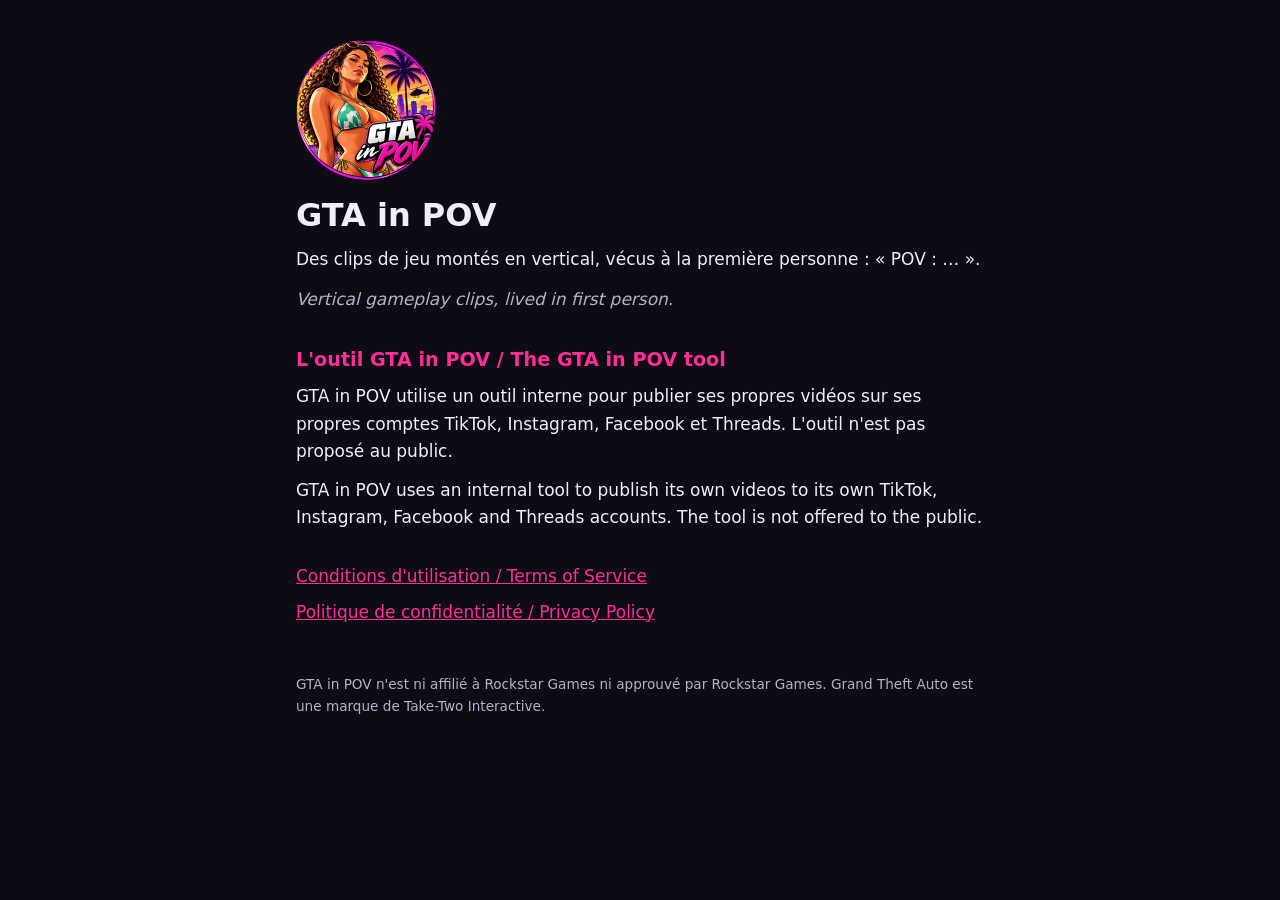
<file: index.html>
<!doctype html>
<html lang="fr">
<head>
<meta charset="utf-8">
<meta name="viewport" content="width=device-width, initial-scale=1">
<title>GTA in POV</title>
<link rel="icon" href="logo.png">
<link rel="stylesheet" href="style.css">
</head>
<body>
<main>
  <img class="logo" src="logo.png" alt="Logo GTA in POV" width="140" height="140">
  <h1>GTA in POV</h1>
  <p>Des clips de jeu montés en vertical, vécus à la première personne : « POV : … ».</p>
  <p lang="en"><em>Vertical gameplay clips, lived in first person.</em></p>

  <h2>L'outil GTA in POV <span lang="en">/ The GTA in POV tool</span></h2>
  <p>GTA in POV utilise un outil interne pour publier ses propres vidéos sur ses propres comptes TikTok, Instagram, Facebook et Threads. L'outil n'est pas proposé au public.</p>
  <p lang="en">GTA in POV uses an internal tool to publish its own videos to its own TikTok, Instagram, Facebook and Threads accounts. The tool is not offered to the public.</p>

  <nav>
    <a href="conditions.html">Conditions d'utilisation <span lang="en">/ Terms of Service</span></a>
    <a href="confidentialite.html">Politique de confidentialité <span lang="en">/ Privacy Policy</span></a>
  </nav>

  <footer>GTA in POV n'est ni affilié à Rockstar Games ni approuvé par Rockstar Games. Grand Theft Auto est une marque de Take-Two Interactive.</footer>
</main>
</body>
</html>
</file>
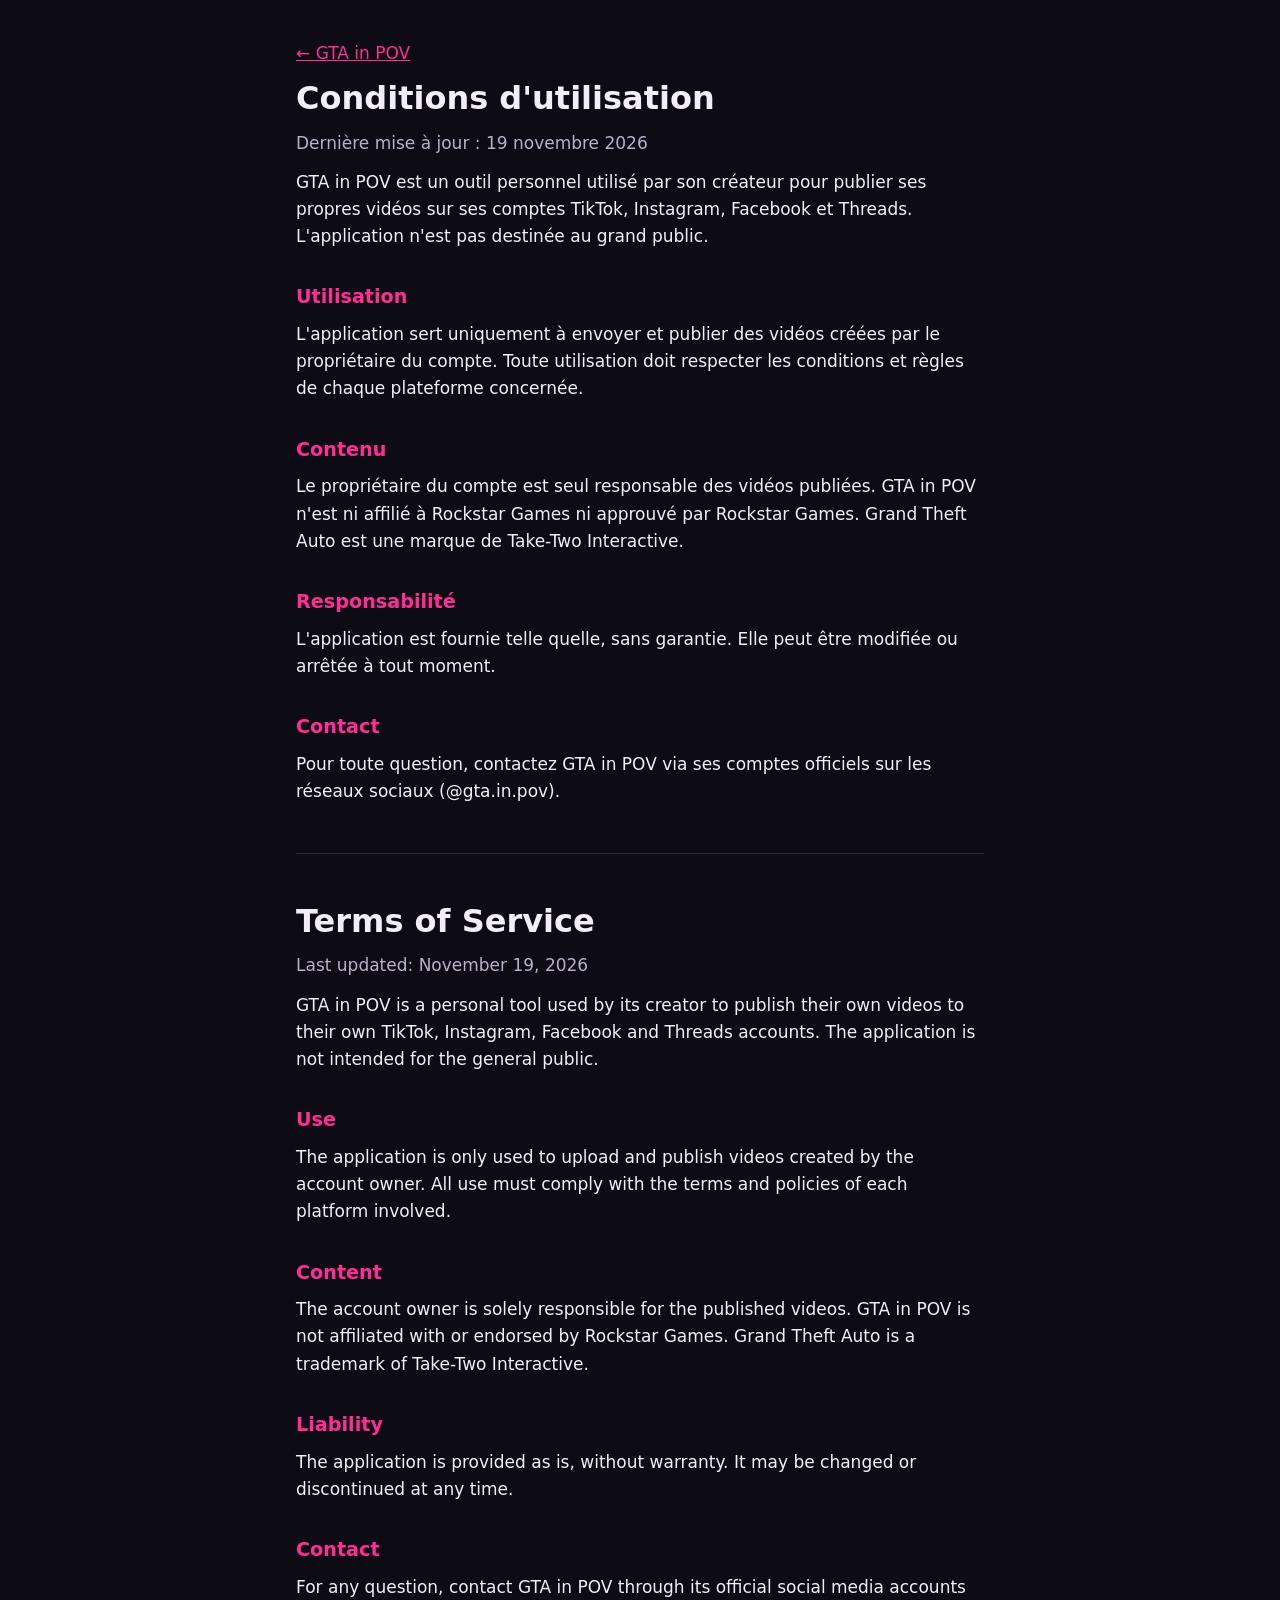
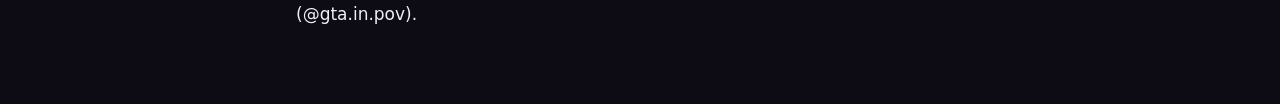
<file: conditions.html>
<!doctype html>
<html lang="fr">
<head>
<meta charset="utf-8">
<meta name="viewport" content="width=device-width, initial-scale=1">
<title>Conditions d'utilisation — GTA in POV</title>
<link rel="icon" href="logo.png">
<link rel="stylesheet" href="style.css">
</head>
<body>
<main>
  <p><a href="index.html">← GTA in POV</a></p>
  <h1>Conditions d'utilisation</h1>
  <p class="date">Dernière mise à jour : 19 novembre 2026</p>

  <p>GTA in POV est un outil personnel utilisé par son créateur pour publier ses propres vidéos sur ses comptes TikTok, Instagram, Facebook et Threads. L'application n'est pas destinée au grand public.</p>
  <h2>Utilisation</h2>
  <p>L'application sert uniquement à envoyer et publier des vidéos créées par le propriétaire du compte. Toute utilisation doit respecter les conditions et règles de chaque plateforme concernée.</p>
  <h2>Contenu</h2>
  <p>Le propriétaire du compte est seul responsable des vidéos publiées. GTA in POV n'est ni affilié à Rockstar Games ni approuvé par Rockstar Games. Grand Theft Auto est une marque de Take-Two Interactive.</p>
  <h2>Responsabilité</h2>
  <p>L'application est fournie telle quelle, sans garantie. Elle peut être modifiée ou arrêtée à tout moment.</p>
  <h2>Contact</h2>
  <p>Pour toute question, contactez GTA in POV via ses comptes officiels sur les réseaux sociaux (@gta.in.pov).</p>

  <hr>

  <section lang="en">
    <h1>Terms of Service</h1>
    <p class="date">Last updated: November 19, 2026</p>
    <p>GTA in POV is a personal tool used by its creator to publish their own videos to their own TikTok, Instagram, Facebook and Threads accounts. The application is not intended for the general public.</p>
    <h2>Use</h2>
    <p>The application is only used to upload and publish videos created by the account owner. All use must comply with the terms and policies of each platform involved.</p>
    <h2>Content</h2>
    <p>The account owner is solely responsible for the published videos. GTA in POV is not affiliated with or endorsed by Rockstar Games. Grand Theft Auto is a trademark of Take-Two Interactive.</p>
    <h2>Liability</h2>
    <p>The application is provided as is, without warranty. It may be changed or discontinued at any time.</p>
    <h2>Contact</h2>
    <p>For any question, contact GTA in POV through its official social media accounts (@gta.in.pov).</p>
  </section>
</main>
</body>
</html>
</file>
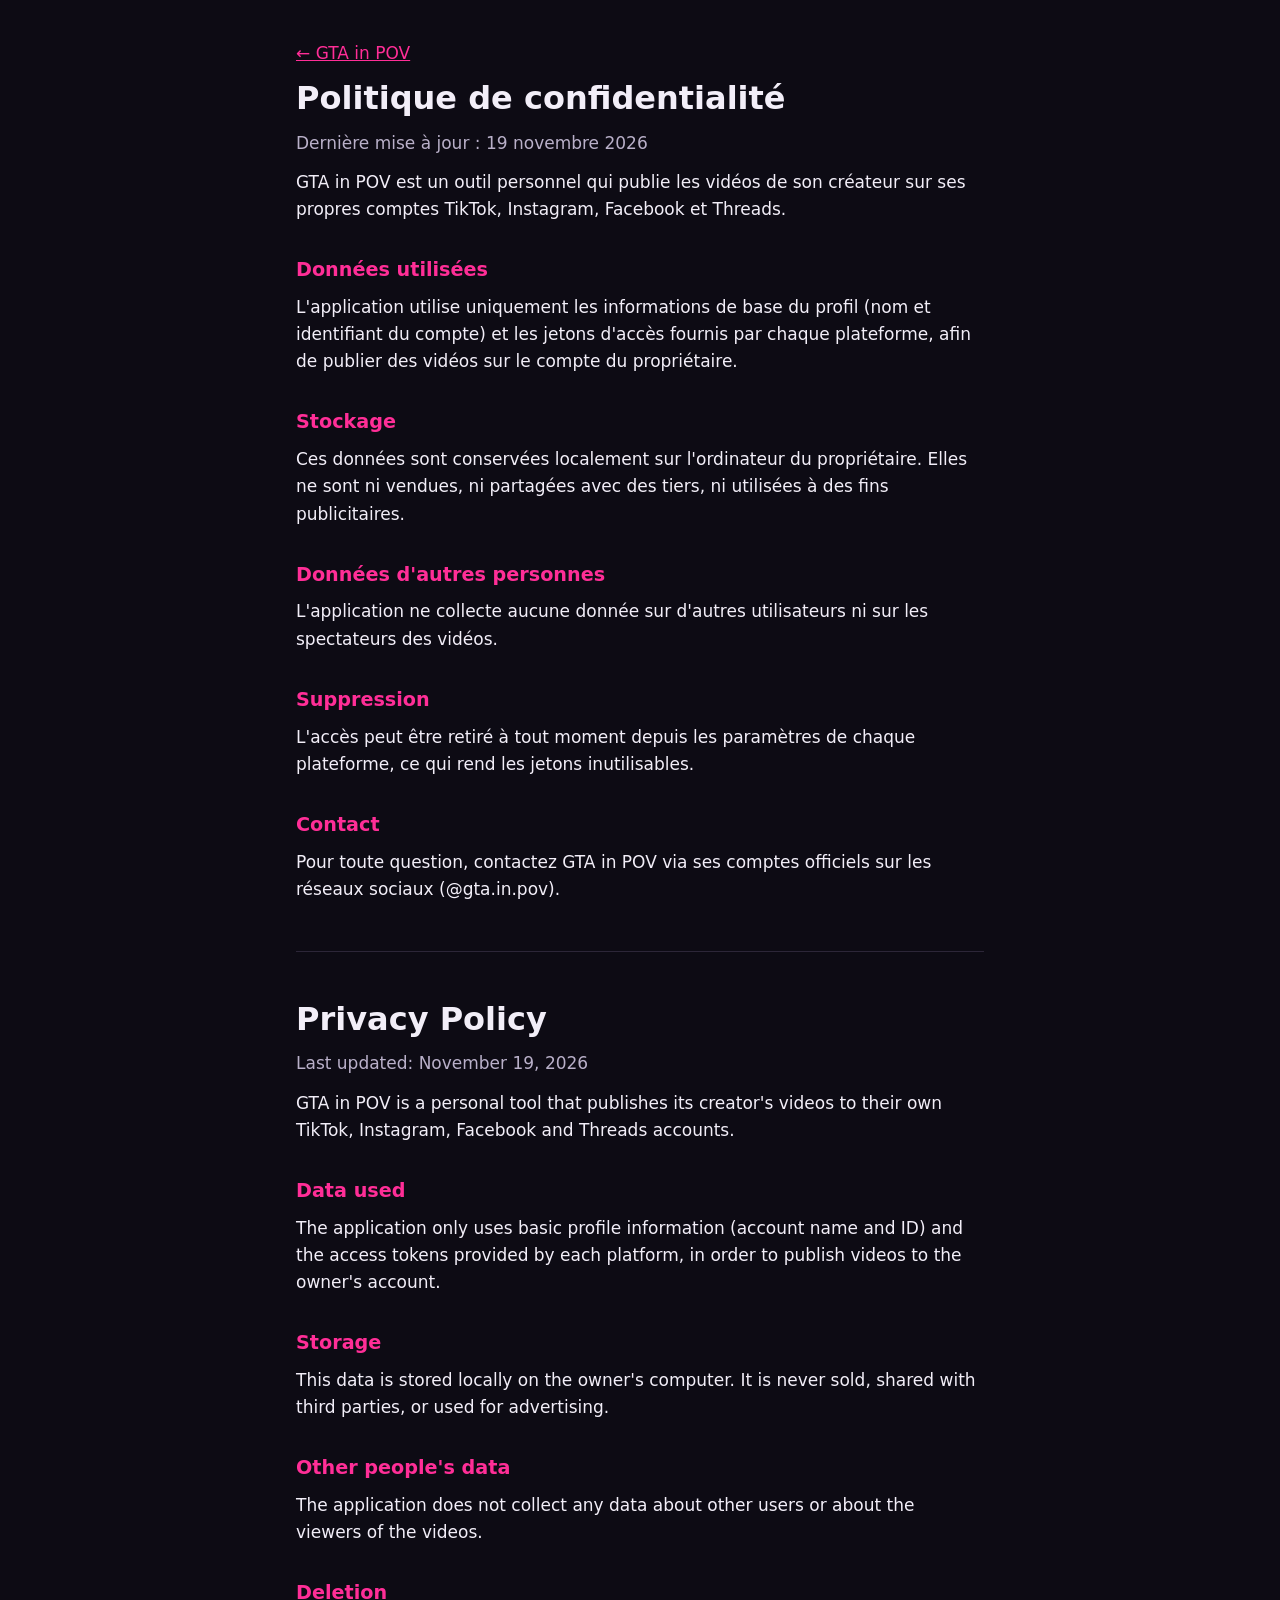
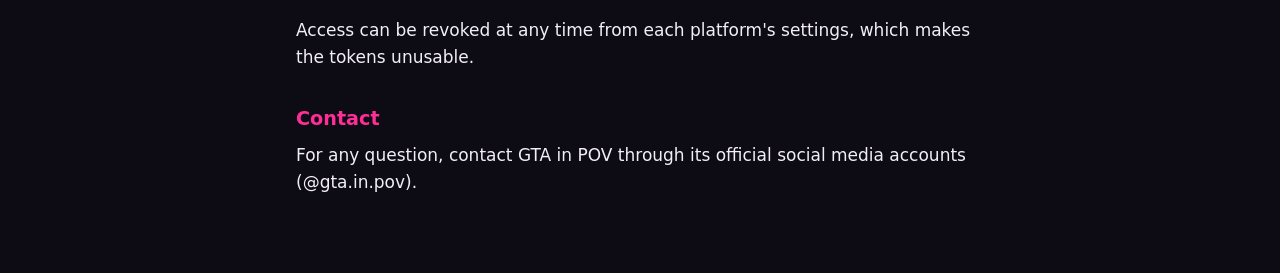
<file: confidentialite.html>
<!doctype html>
<html lang="fr">
<head>
<meta charset="utf-8">
<meta name="viewport" content="width=device-width, initial-scale=1">
<title>Politique de confidentialité — GTA in POV</title>
<link rel="icon" href="logo.png">
<link rel="stylesheet" href="style.css">
</head>
<body>
<main>
  <p><a href="index.html">← GTA in POV</a></p>
  <h1>Politique de confidentialité</h1>
  <p class="date">Dernière mise à jour : 19 novembre 2026</p>

  <p>GTA in POV est un outil personnel qui publie les vidéos de son créateur sur ses propres comptes TikTok, Instagram, Facebook et Threads.</p>
  <h2>Données utilisées</h2>
  <p>L'application utilise uniquement les informations de base du profil (nom et identifiant du compte) et les jetons d'accès fournis par chaque plateforme, afin de publier des vidéos sur le compte du propriétaire.</p>
  <h2>Stockage</h2>
  <p>Ces données sont conservées localement sur l'ordinateur du propriétaire. Elles ne sont ni vendues, ni partagées avec des tiers, ni utilisées à des fins publicitaires.</p>
  <h2>Données d'autres personnes</h2>
  <p>L'application ne collecte aucune donnée sur d'autres utilisateurs ni sur les spectateurs des vidéos.</p>
  <h2>Suppression</h2>
  <p>L'accès peut être retiré à tout moment depuis les paramètres de chaque plateforme, ce qui rend les jetons inutilisables.</p>
  <h2>Contact</h2>
  <p>Pour toute question, contactez GTA in POV via ses comptes officiels sur les réseaux sociaux (@gta.in.pov).</p>

  <hr>

  <section lang="en">
    <h1>Privacy Policy</h1>
    <p class="date">Last updated: November 19, 2026</p>
    <p>GTA in POV is a personal tool that publishes its creator's videos to their own TikTok, Instagram, Facebook and Threads accounts.</p>
    <h2>Data used</h2>
    <p>The application only uses basic profile information (account name and ID) and the access tokens provided by each platform, in order to publish videos to the owner's account.</p>
    <h2>Storage</h2>
    <p>This data is stored locally on the owner's computer. It is never sold, shared with third parties, or used for advertising.</p>
    <h2>Other people's data</h2>
    <p>The application does not collect any data about other users or about the viewers of the videos.</p>
    <h2>Deletion</h2>
    <p>Access can be revoked at any time from each platform's settings, which makes the tokens unusable.</p>
    <h2>Contact</h2>
    <p>For any question, contact GTA in POV through its official social media accounts (@gta.in.pov).</p>
  </section>
</main>
</body>
</html>
</file>
<file: style.css>
:root { --fond: #0d0b14; --texte: #f2eef8; --doux: #b9b0c9; --rose: #ff2e97; }
* { box-sizing: border-box; }
body { margin: 0; background: var(--fond); color: var(--texte); font: 17px/1.6 system-ui, -apple-system, "Segoe UI", Roboto, Arial, sans-serif; }
main { max-width: 720px; margin: 0 auto; padding: 40px 16px 64px; }
.logo { display: block; border-radius: 50%; margin: 0 0 16px; }
h1 { font-size: 2rem; line-height: 1.2; margin: 0 0 12px; }
h2 { font-size: 1.2rem; margin: 32px 0 8px; color: var(--rose); }
p { margin: 0 0 12px; }
.date, footer, em { color: var(--doux); }
a { color: var(--rose); }
nav { display: flex; flex-direction: column; gap: 8px; margin: 32px 0; }
hr { border: 0; border-top: 1px solid #2c2638; margin: 48px 0; }
footer { font-size: .85rem; margin-top: 48px; }
</file>
